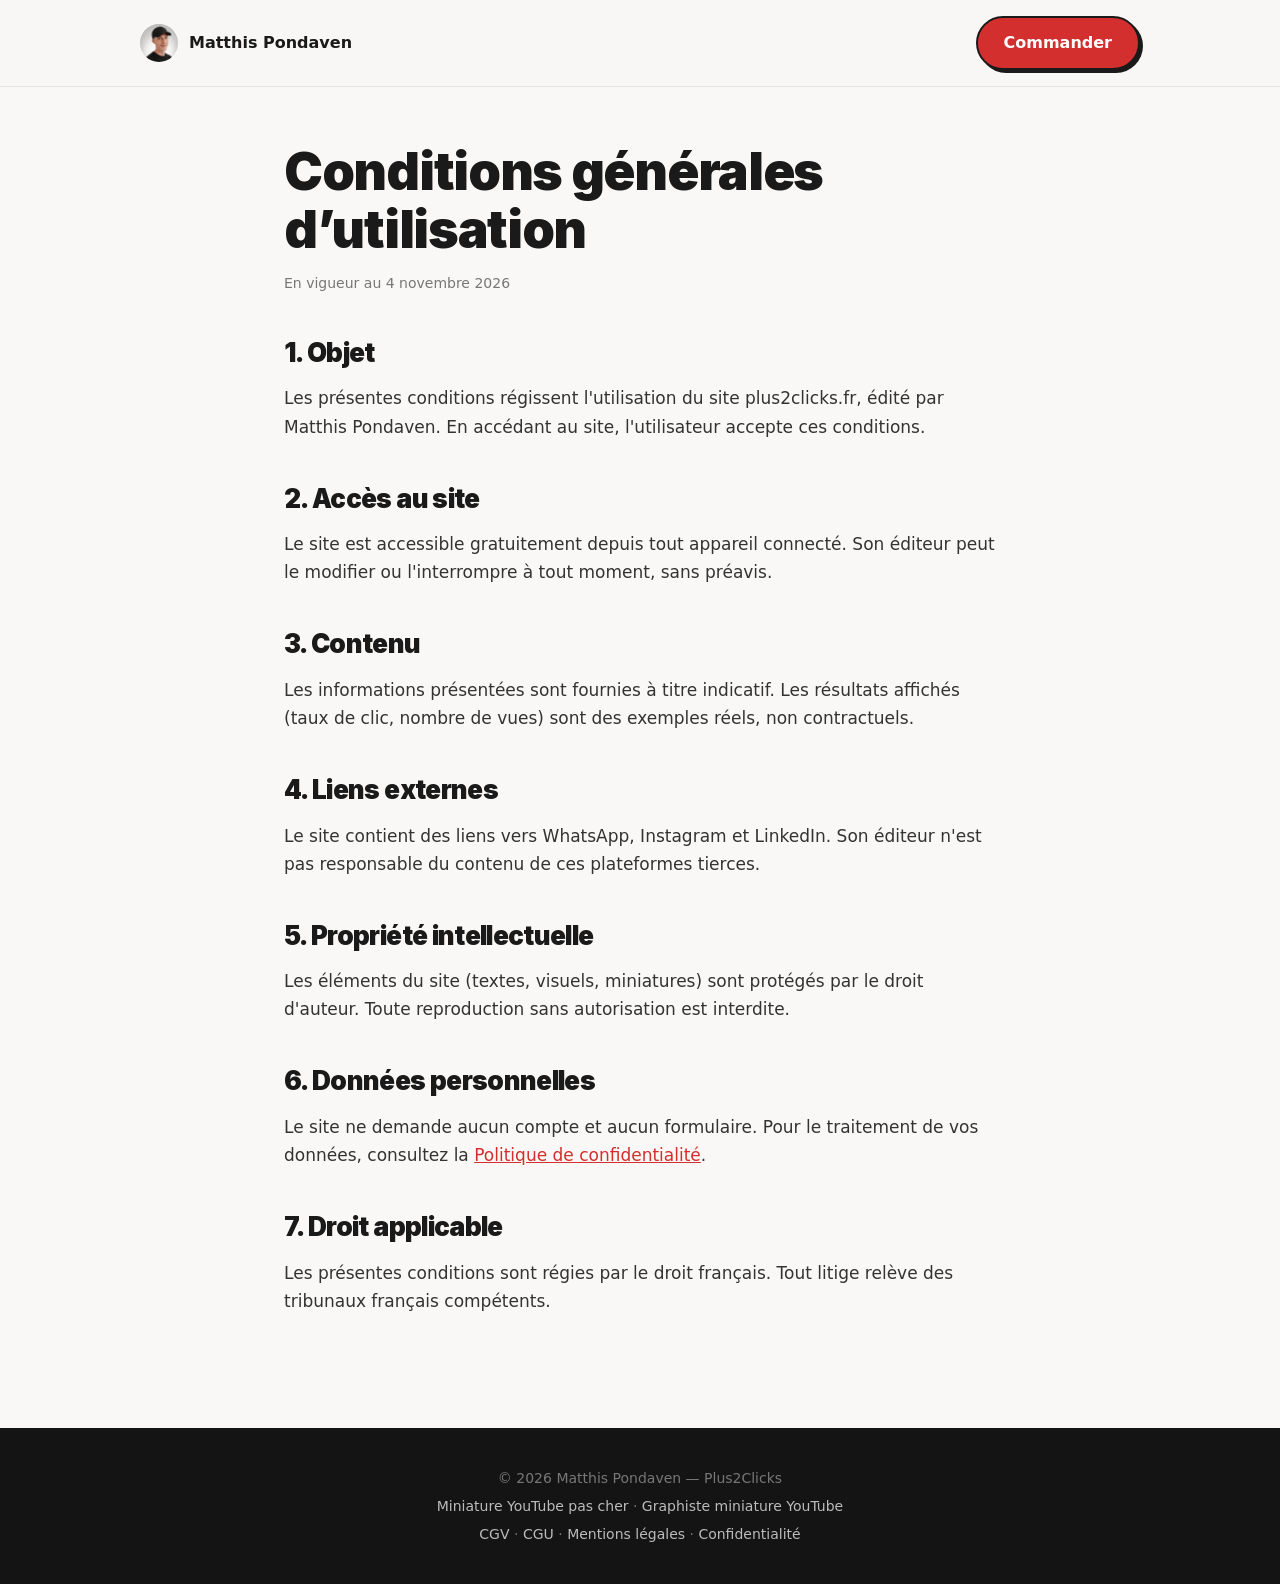
<file: cgu.html>
<!DOCTYPE html>
<html lang="fr">
<head>
<meta charset="utf-8">
<meta name="viewport" content="width=device-width, initial-scale=1">
<title>Conditions générales d’utilisation | Plus2Clicks</title>
<meta name="description" content="Conditions générales d’utilisation du site plus2clicks.fr : accès, contenu, liens externes et données personnelles.">
<meta name="robots" content="index, follow">
<link rel="canonical" href="https://plus2clicks.fr/cgu.html">
<meta property="og:type" content="website">
<meta property="og:site_name" content="Plus2Clicks">
<meta property="og:locale" content="fr_FR">
<meta property="og:title" content="Conditions générales d’utilisation | Plus2Clicks">
<meta property="og:description" content="Conditions générales d’utilisation du site plus2clicks.fr : accès, contenu, liens externes et données personnelles.">
<meta property="og:url" content="https://plus2clicks.fr/cgu.html">
<meta property="og:image" content="https://plus2clicks.fr/img/og-cover.jpg">
<link rel="icon" type="image/png" href="assets/favicon.png">
<link rel="stylesheet" href="assets/fonts/fonts.css">
<script defer src="https://cloud.umami.is/script.js" data-website-id="996ccb9f-3492-4d0f-80b6-0ccb431aa332"></script>
<style>
  *{box-sizing:border-box}
  body{margin:0;font-family:'DM Sans',system-ui,sans-serif;color:#1A1A1A;background:#F9F8F6;line-height:1.65;-webkit-font-smoothing:antialiased}
  a{color:#D32F2F}
  h1,h2,h3{font-family:'Inter',system-ui,sans-serif;font-weight:900;letter-spacing:-0.025em;line-height:1.1}
  h1{font-size:clamp(36px,5vw,52px);margin:0 0 14px}
  h2{font-size:26px;margin:44px 0 12px}
  h3{font-size:19px;margin:24px 0 6px}
  p,li{font-size:17px;color:#333}
  ul{padding-left:20px}
  .lead{font-size:20px;color:#555}
  .meta{font-size:14px;color:#777;margin:0 0 36px}
  .nav{background:rgba(249,248,246,.92);border-bottom:1px solid rgba(0,0,0,.07);padding:16px 24px}
  .nav-in{max-width:1000px;margin:0 auto;display:flex;align-items:center;justify-content:space-between;gap:16px}
  .brand{display:flex;align-items:center;gap:11px;color:#1A1A1A;text-decoration:none;font-weight:700;font-size:16px}
  .brand img{width:38px;height:38px;border-radius:50%;object-fit:cover;object-position:center 30%}
  .btn{display:inline-flex;align-items:center;background:#D32F2F;color:#fff;font-weight:700;font-size:16px;padding:12px 26px;border-radius:50px;border:2.5px solid #1A1A1A;box-shadow:3px 3px 0 #1A1A1A;text-decoration:none;transition:transform .15s ease,box-shadow .15s ease}
  .btn:hover{background:#E5574F;color:#fff;transform:translate(2px,2px);box-shadow:1px 1px 0 #1A1A1A}
  main{max-width:760px;margin:0 auto;padding:56px 24px 96px}
  .card{background:#fff;border-radius:18px;padding:30px;box-shadow:0 4px 20px rgba(0,0,0,.06);margin-top:28px}
  .center{text-align:center}
  footer{background:#141414;color:#777;padding:36px 24px;font-size:14px;text-align:center;line-height:2}
  footer a{color:#bbb;text-decoration:none}
  footer a:hover{color:#fff}
</style>
</head>
<body>
<header class="nav"><div class="nav-in">
  <a class="brand" href="index.html"><img src="assets/matthis.jpg" alt="" width="38" height="38">Matthis Pondaven</a>
  <a class="btn" href="index.html#offre">Commander</a>
</div></header>
<main>
  <h1>Conditions générales d’utilisation</h1>
  <p class="meta">En vigueur au 4 novembre 2026</p>
  <h2>1. Objet</h2>
  <p>Les présentes conditions régissent l'utilisation du site plus2clicks.fr, édité par Matthis Pondaven. En accédant au site, l'utilisateur accepte ces conditions.</p>
  <h2>2. Accès au site</h2>
  <p>Le site est accessible gratuitement depuis tout appareil connecté. Son éditeur peut le modifier ou l'interrompre à tout moment, sans préavis.</p>
  <h2>3. Contenu</h2>
  <p>Les informations présentées sont fournies à titre indicatif. Les résultats affichés (taux de clic, nombre de vues) sont des exemples réels, non contractuels.</p>
  <h2>4. Liens externes</h2>
  <p>Le site contient des liens vers WhatsApp, Instagram et LinkedIn. Son éditeur n'est pas responsable du contenu de ces plateformes tierces.</p>
  <h2>5. Propriété intellectuelle</h2>
  <p>Les éléments du site (textes, visuels, miniatures) sont protégés par le droit d'auteur. Toute reproduction sans autorisation est interdite.</p>
  <h2>6. Données personnelles</h2>
  <p>Le site ne demande aucun compte et aucun formulaire. Pour le traitement de vos données, consultez la <a href="confidentialite.html">Politique de confidentialité</a>.</p>
  <h2>7. Droit applicable</h2>
  <p>Les présentes conditions sont régies par le droit français. Tout litige relève des tribunaux français compétents.</p>
</main>
<footer>
  © 2026 Matthis Pondaven — Plus2Clicks<br>
  <a href="miniature-youtube-pas-cher.html">Miniature YouTube pas cher</a> · <a href="graphiste-miniature-youtube.html">Graphiste miniature YouTube</a><br>
  <a href="cgv.html">CGV</a> · <a href="cgu.html">CGU</a> · <a href="mentions-legales.html">Mentions légales</a> · <a href="confidentialite.html">Confidentialité</a>
</footer>
</body>
</html>
</file>
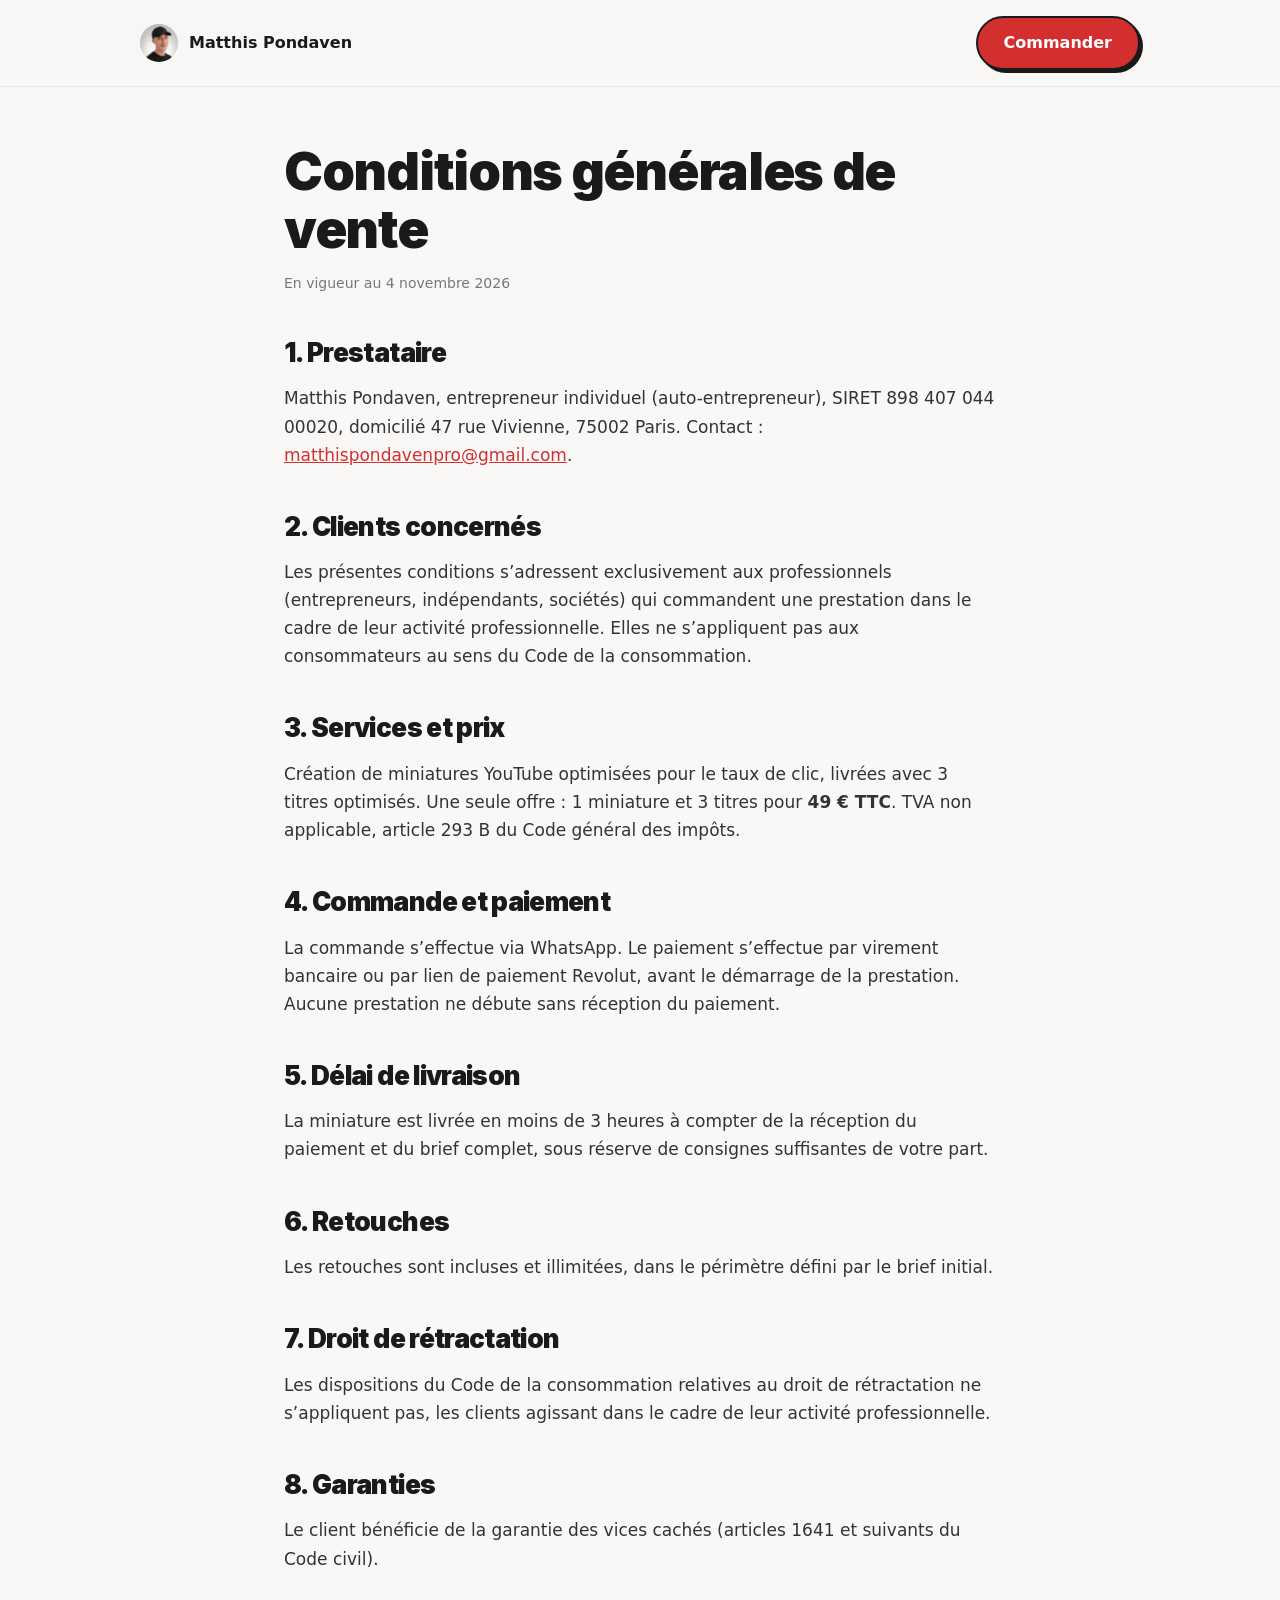
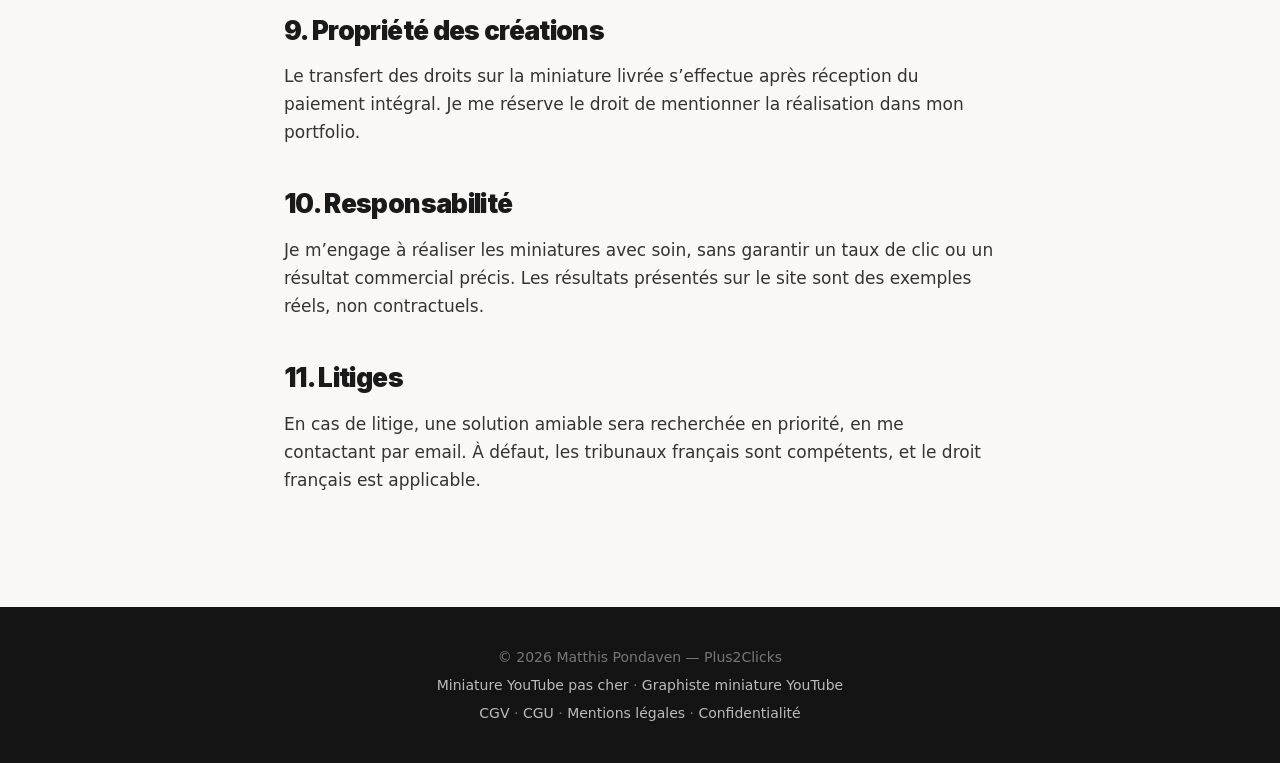
<file: cgv.html>
<!DOCTYPE html>
<html lang="fr">
<head>
<meta charset="utf-8">
<meta name="viewport" content="width=device-width, initial-scale=1">
<title>Conditions générales de vente | Plus2Clicks</title>
<meta name="description" content="Conditions générales de vente de Plus2Clicks : offre miniature YouTube à 49 €, commande, paiement, délai de livraison et rétractation.">
<meta name="robots" content="index, follow">
<link rel="canonical" href="https://plus2clicks.fr/cgv.html">
<meta property="og:type" content="website">
<meta property="og:site_name" content="Plus2Clicks">
<meta property="og:locale" content="fr_FR">
<meta property="og:title" content="Conditions générales de vente | Plus2Clicks">
<meta property="og:description" content="Conditions générales de vente de Plus2Clicks : offre miniature YouTube à 49 €, commande, paiement, délai de livraison et rétractation.">
<meta property="og:url" content="https://plus2clicks.fr/cgv.html">
<meta property="og:image" content="https://plus2clicks.fr/img/og-cover.jpg">
<link rel="icon" type="image/png" href="assets/favicon.png">
<link rel="stylesheet" href="assets/fonts/fonts.css">
<script defer src="https://cloud.umami.is/script.js" data-website-id="996ccb9f-3492-4d0f-80b6-0ccb431aa332"></script>
<style>
  *{box-sizing:border-box}
  body{margin:0;font-family:'DM Sans',system-ui,sans-serif;color:#1A1A1A;background:#F9F8F6;line-height:1.65;-webkit-font-smoothing:antialiased}
  a{color:#D32F2F}
  h1,h2,h3{font-family:'Inter',system-ui,sans-serif;font-weight:900;letter-spacing:-0.025em;line-height:1.1}
  h1{font-size:clamp(36px,5vw,52px);margin:0 0 14px}
  h2{font-size:26px;margin:44px 0 12px}
  h3{font-size:19px;margin:24px 0 6px}
  p,li{font-size:17px;color:#333}
  ul{padding-left:20px}
  .lead{font-size:20px;color:#555}
  .meta{font-size:14px;color:#777;margin:0 0 36px}
  .nav{background:rgba(249,248,246,.92);border-bottom:1px solid rgba(0,0,0,.07);padding:16px 24px}
  .nav-in{max-width:1000px;margin:0 auto;display:flex;align-items:center;justify-content:space-between;gap:16px}
  .brand{display:flex;align-items:center;gap:11px;color:#1A1A1A;text-decoration:none;font-weight:700;font-size:16px}
  .brand img{width:38px;height:38px;border-radius:50%;object-fit:cover;object-position:center 30%}
  .btn{display:inline-flex;align-items:center;background:#D32F2F;color:#fff;font-weight:700;font-size:16px;padding:12px 26px;border-radius:50px;border:2.5px solid #1A1A1A;box-shadow:3px 3px 0 #1A1A1A;text-decoration:none;transition:transform .15s ease,box-shadow .15s ease}
  .btn:hover{background:#E5574F;color:#fff;transform:translate(2px,2px);box-shadow:1px 1px 0 #1A1A1A}
  main{max-width:760px;margin:0 auto;padding:56px 24px 96px}
  .card{background:#fff;border-radius:18px;padding:30px;box-shadow:0 4px 20px rgba(0,0,0,.06);margin-top:28px}
  .center{text-align:center}
  footer{background:#141414;color:#777;padding:36px 24px;font-size:14px;text-align:center;line-height:2}
  footer a{color:#bbb;text-decoration:none}
  footer a:hover{color:#fff}
</style>
</head>
<body>
<header class="nav"><div class="nav-in">
  <a class="brand" href="index.html"><img src="assets/matthis.jpg" alt="" width="38" height="38">Matthis Pondaven</a>
  <a class="btn" href="index.html#offre">Commander</a>
</div></header>
<main>
  <h1>Conditions générales de vente</h1>
  <p class="meta">En vigueur au 4 novembre 2026</p>
  <h2>1. Prestataire</h2>
  <p>Matthis Pondaven, entrepreneur individuel (auto-entrepreneur), SIRET 898 407 044 00020, domicilié 47 rue Vivienne, 75002 Paris. Contact : <a href="mailto:matthispondavenpro@gmail.com">matthispondavenpro@gmail.com</a>.</p>
  <h2>2. Clients concernés</h2>
  <p>Les présentes conditions s’adressent exclusivement aux professionnels (entrepreneurs, indépendants, sociétés) qui commandent une prestation dans le cadre de leur activité professionnelle. Elles ne s’appliquent pas aux consommateurs au sens du Code de la consommation.</p>
  <h2>3. Services et prix</h2>
  <p>Création de miniatures YouTube optimisées pour le taux de clic, livrées avec 3 titres optimisés. Une seule offre : 1 miniature et 3 titres pour <strong>49 € TTC</strong>. TVA non applicable, article 293 B du Code général des impôts.</p>
  <h2>4. Commande et paiement</h2>
  <p>La commande s’effectue via WhatsApp. Le paiement s’effectue par virement bancaire ou par lien de paiement Revolut, avant le démarrage de la prestation. Aucune prestation ne débute sans réception du paiement.</p>
  <h2>5. Délai de livraison</h2>
  <p>La miniature est livrée en moins de 3 heures à compter de la réception du paiement et du brief complet, sous réserve de consignes suffisantes de votre part.</p>
  <h2>6. Retouches</h2>
  <p>Les retouches sont incluses et illimitées, dans le périmètre défini par le brief initial.</p>
  <h2>7. Droit de rétractation</h2>
  <p>Les dispositions du Code de la consommation relatives au droit de rétractation ne s’appliquent pas, les clients agissant dans le cadre de leur activité professionnelle.</p>
  <h2>8. Garanties</h2>
  <p>Le client bénéficie de la garantie des vices cachés (articles 1641 et suivants du Code civil).</p>
  <h2>9. Propriété des créations</h2>
  <p>Le transfert des droits sur la miniature livrée s’effectue après réception du paiement intégral. Je me réserve le droit de mentionner la réalisation dans mon portfolio.</p>
  <h2>10. Responsabilité</h2>
  <p>Je m’engage à réaliser les miniatures avec soin, sans garantir un taux de clic ou un résultat commercial précis. Les résultats présentés sur le site sont des exemples réels, non contractuels.</p>
  <h2>11. Litiges</h2>
  <p>En cas de litige, une solution amiable sera recherchée en priorité, en me contactant par email. À défaut, les tribunaux français sont compétents, et le droit français est applicable.</p>
</main>
<footer>
  © 2026 Matthis Pondaven — Plus2Clicks<br>
  <a href="miniature-youtube-pas-cher.html">Miniature YouTube pas cher</a> · <a href="graphiste-miniature-youtube.html">Graphiste miniature YouTube</a><br>
  <a href="cgv.html">CGV</a> · <a href="cgu.html">CGU</a> · <a href="mentions-legales.html">Mentions légales</a> · <a href="confidentialite.html">Confidentialité</a>
</footer>
</body>
</html>
</file>
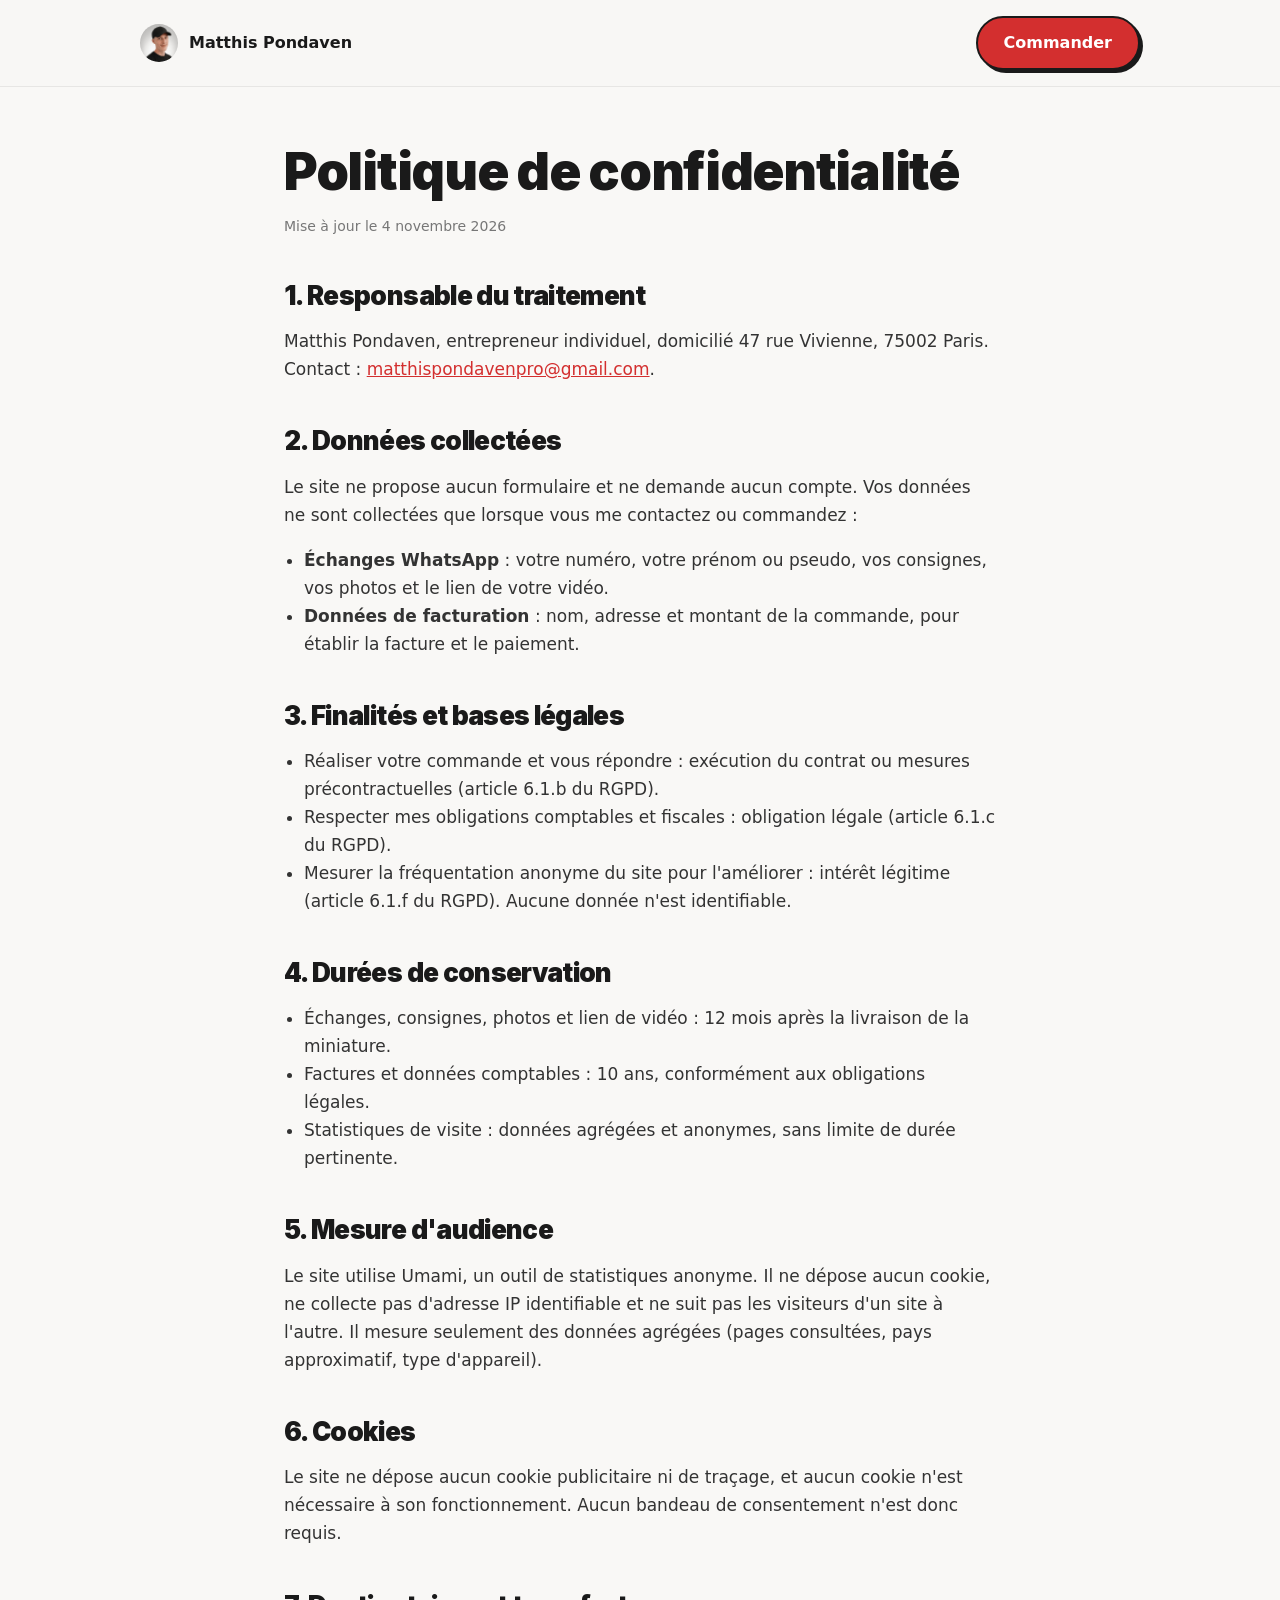
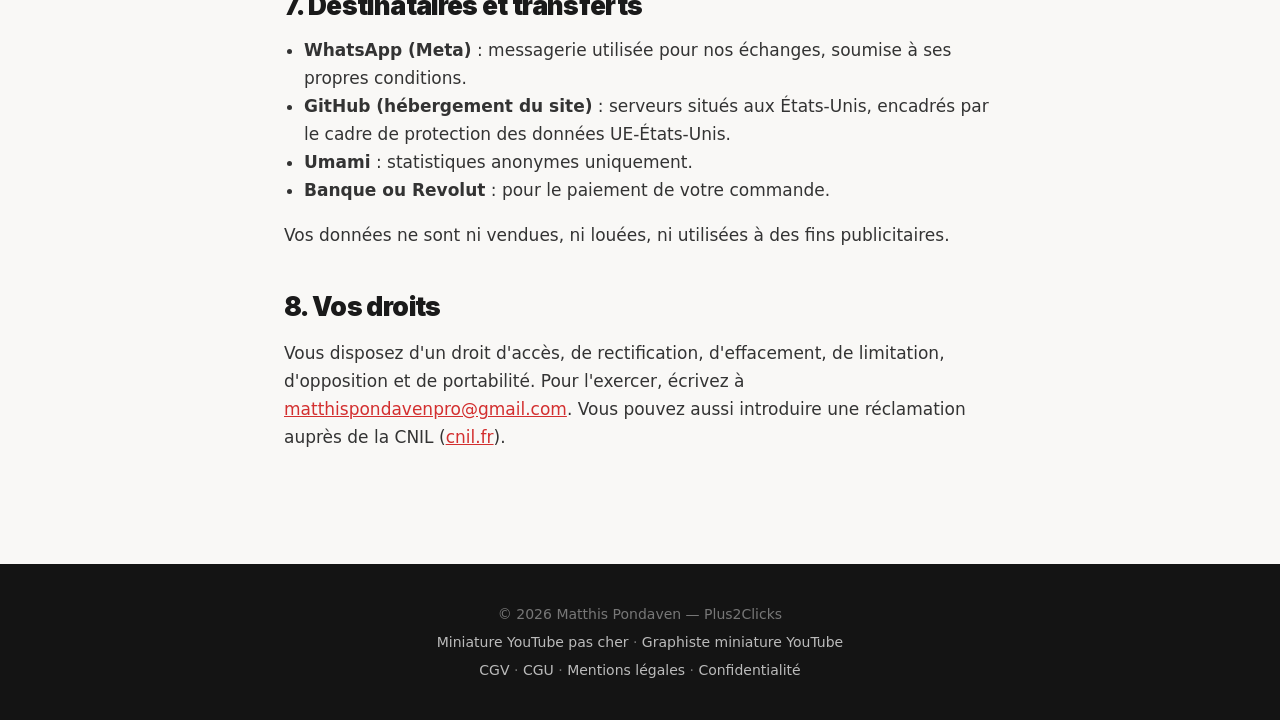
<file: confidentialite.html>
<!DOCTYPE html>
<html lang="fr">
<head>
<meta charset="utf-8">
<meta name="viewport" content="width=device-width, initial-scale=1">
<title>Politique de confidentialité | Plus2Clicks</title>
<meta name="description" content="Comment Matthis Pondaven traite vos données personnelles : contact WhatsApp, mesure d’audience anonyme, durées de conservation et vos droits.">
<meta name="robots" content="index, follow">
<link rel="canonical" href="https://plus2clicks.fr/confidentialite.html">
<meta property="og:type" content="website">
<meta property="og:site_name" content="Plus2Clicks">
<meta property="og:locale" content="fr_FR">
<meta property="og:title" content="Politique de confidentialité | Plus2Clicks">
<meta property="og:description" content="Comment Matthis Pondaven traite vos données personnelles : contact WhatsApp, mesure d’audience anonyme, durées de conservation et vos droits.">
<meta property="og:url" content="https://plus2clicks.fr/confidentialite.html">
<meta property="og:image" content="https://plus2clicks.fr/img/og-cover.jpg">
<link rel="icon" type="image/png" href="assets/favicon.png">
<link rel="stylesheet" href="assets/fonts/fonts.css">
<script defer src="https://cloud.umami.is/script.js" data-website-id="996ccb9f-3492-4d0f-80b6-0ccb431aa332"></script>
<style>
  *{box-sizing:border-box}
  body{margin:0;font-family:'DM Sans',system-ui,sans-serif;color:#1A1A1A;background:#F9F8F6;line-height:1.65;-webkit-font-smoothing:antialiased}
  a{color:#D32F2F}
  h1,h2,h3{font-family:'Inter',system-ui,sans-serif;font-weight:900;letter-spacing:-0.025em;line-height:1.1}
  h1{font-size:clamp(36px,5vw,52px);margin:0 0 14px}
  h2{font-size:26px;margin:44px 0 12px}
  h3{font-size:19px;margin:24px 0 6px}
  p,li{font-size:17px;color:#333}
  ul{padding-left:20px}
  .lead{font-size:20px;color:#555}
  .meta{font-size:14px;color:#777;margin:0 0 36px}
  .nav{background:rgba(249,248,246,.92);border-bottom:1px solid rgba(0,0,0,.07);padding:16px 24px}
  .nav-in{max-width:1000px;margin:0 auto;display:flex;align-items:center;justify-content:space-between;gap:16px}
  .brand{display:flex;align-items:center;gap:11px;color:#1A1A1A;text-decoration:none;font-weight:700;font-size:16px}
  .brand img{width:38px;height:38px;border-radius:50%;object-fit:cover;object-position:center 30%}
  .btn{display:inline-flex;align-items:center;background:#D32F2F;color:#fff;font-weight:700;font-size:16px;padding:12px 26px;border-radius:50px;border:2.5px solid #1A1A1A;box-shadow:3px 3px 0 #1A1A1A;text-decoration:none;transition:transform .15s ease,box-shadow .15s ease}
  .btn:hover{background:#E5574F;color:#fff;transform:translate(2px,2px);box-shadow:1px 1px 0 #1A1A1A}
  main{max-width:760px;margin:0 auto;padding:56px 24px 96px}
  .card{background:#fff;border-radius:18px;padding:30px;box-shadow:0 4px 20px rgba(0,0,0,.06);margin-top:28px}
  .center{text-align:center}
  footer{background:#141414;color:#777;padding:36px 24px;font-size:14px;text-align:center;line-height:2}
  footer a{color:#bbb;text-decoration:none}
  footer a:hover{color:#fff}
</style>
</head>
<body>
<header class="nav"><div class="nav-in">
  <a class="brand" href="index.html"><img src="assets/matthis.jpg" alt="" width="38" height="38">Matthis Pondaven</a>
  <a class="btn" href="index.html#offre">Commander</a>
</div></header>
<main>
  <h1>Politique de confidentialité</h1>
  <p class="meta">Mise à jour le 4 novembre 2026</p>
  <h2>1. Responsable du traitement</h2>
  <p>Matthis Pondaven, entrepreneur individuel, domicilié 47 rue Vivienne, 75002 Paris. Contact : <a href="mailto:matthispondavenpro@gmail.com">matthispondavenpro@gmail.com</a>.</p>
  <h2>2. Données collectées</h2>
  <p>Le site ne propose aucun formulaire et ne demande aucun compte. Vos données ne sont collectées que lorsque vous me contactez ou commandez :</p>
  <ul>
    <li><strong>Échanges WhatsApp</strong> : votre numéro, votre prénom ou pseudo, vos consignes, vos photos et le lien de votre vidéo.</li>
    <li><strong>Données de facturation</strong> : nom, adresse et montant de la commande, pour établir la facture et le paiement.</li>
  </ul>
  <h2>3. Finalités et bases légales</h2>
  <ul>
    <li>Réaliser votre commande et vous répondre : exécution du contrat ou mesures précontractuelles (article 6.1.b du RGPD).</li>
    <li>Respecter mes obligations comptables et fiscales : obligation légale (article 6.1.c du RGPD).</li>
    <li>Mesurer la fréquentation anonyme du site pour l'améliorer : intérêt légitime (article 6.1.f du RGPD). Aucune donnée n'est identifiable.</li>
  </ul>
  <h2>4. Durées de conservation</h2>
  <ul>
    <li>Échanges, consignes, photos et lien de vidéo : 12 mois après la livraison de la miniature.</li>
    <li>Factures et données comptables : 10 ans, conformément aux obligations légales.</li>
    <li>Statistiques de visite : données agrégées et anonymes, sans limite de durée pertinente.</li>
  </ul>
  <h2>5. Mesure d'audience</h2>
  <p>Le site utilise Umami, un outil de statistiques anonyme. Il ne dépose aucun cookie, ne collecte pas d'adresse IP identifiable et ne suit pas les visiteurs d'un site à l'autre. Il mesure seulement des données agrégées (pages consultées, pays approximatif, type d'appareil).</p>
  <h2>6. Cookies</h2>
  <p>Le site ne dépose aucun cookie publicitaire ni de traçage, et aucun cookie n'est nécessaire à son fonctionnement. Aucun bandeau de consentement n'est donc requis.</p>
  <h2>7. Destinataires et transferts</h2>
  <ul>
    <li><strong>WhatsApp (Meta)</strong> : messagerie utilisée pour nos échanges, soumise à ses propres conditions.</li>
    <li><strong>GitHub (hébergement du site)</strong> : serveurs situés aux États-Unis, encadrés par le cadre de protection des données UE-États-Unis.</li>
    <li><strong>Umami</strong> : statistiques anonymes uniquement.</li>
    <li><strong>Banque ou Revolut</strong> : pour le paiement de votre commande.</li>
  </ul>
  <p>Vos données ne sont ni vendues, ni louées, ni utilisées à des fins publicitaires.</p>
  <h2>8. Vos droits</h2>
  <p>Vous disposez d'un droit d'accès, de rectification, d'effacement, de limitation, d'opposition et de portabilité. Pour l'exercer, écrivez à <a href="mailto:matthispondavenpro@gmail.com">matthispondavenpro@gmail.com</a>. Vous pouvez aussi introduire une réclamation auprès de la CNIL (<a href="https://www.cnil.fr" target="_blank" rel="noopener">cnil.fr</a>).</p>
</main>
<footer>
  © 2026 Matthis Pondaven — Plus2Clicks<br>
  <a href="miniature-youtube-pas-cher.html">Miniature YouTube pas cher</a> · <a href="graphiste-miniature-youtube.html">Graphiste miniature YouTube</a><br>
  <a href="cgv.html">CGV</a> · <a href="cgu.html">CGU</a> · <a href="mentions-legales.html">Mentions légales</a> · <a href="confidentialite.html">Confidentialité</a>
</footer>
</body>
</html>
</file>
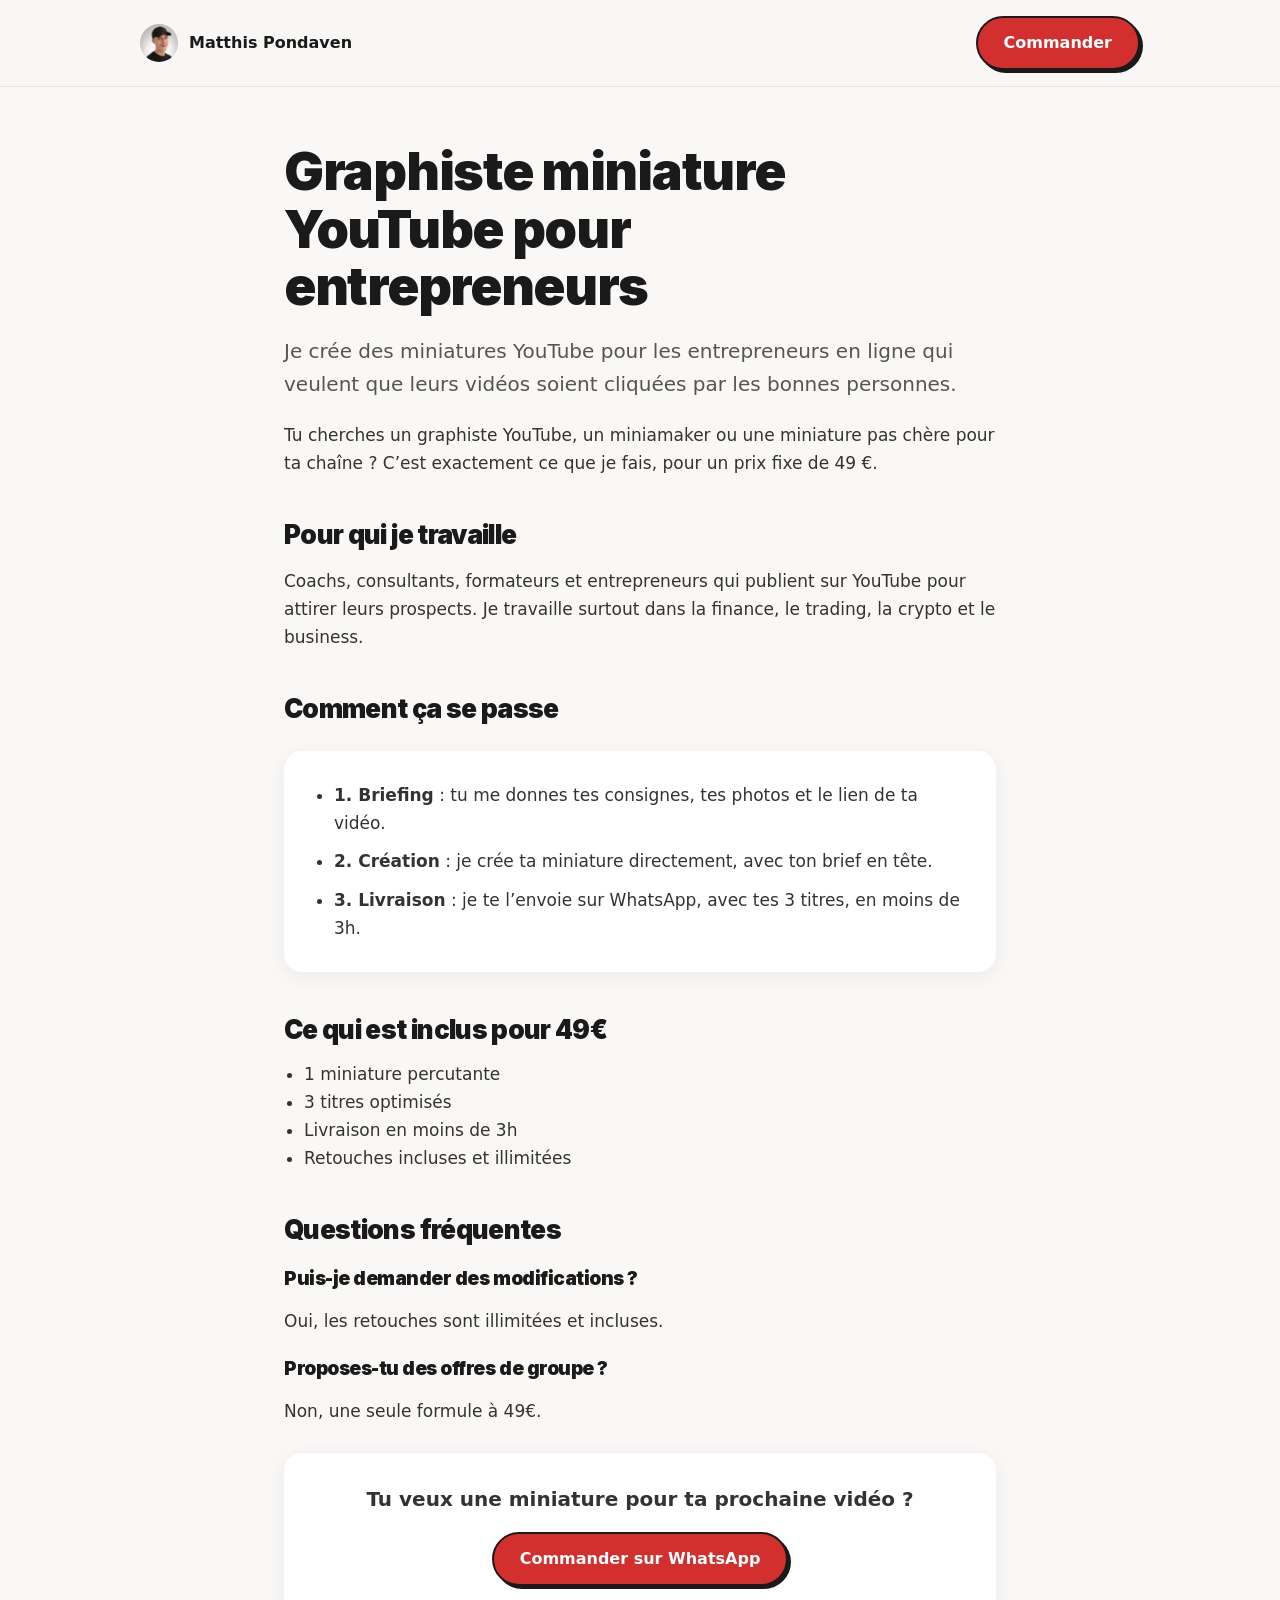
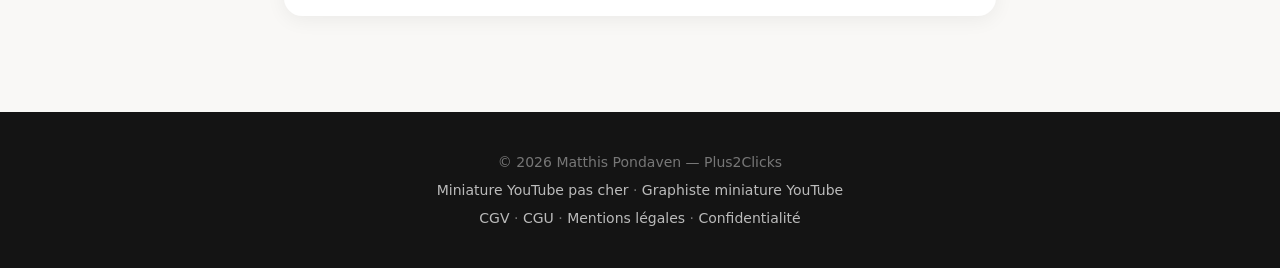
<file: graphiste-miniature-youtube.html>
<!DOCTYPE html>
<html lang="fr">
<head>
<meta charset="utf-8">
<meta name="viewport" content="width=device-width, initial-scale=1">
<title>Graphiste miniature YouTube pour entrepreneurs | Plus2Clicks</title>
<meta name="description" content="Graphiste miniature YouTube pour entrepreneurs en ligne : coachs, consultants et formateurs. Miniature + 3 titres optimisés à 49€, livraison en moins de 3h.">
<meta name="robots" content="index, follow">
<link rel="canonical" href="https://plus2clicks.fr/graphiste-miniature-youtube.html">
<meta property="og:type" content="website">
<meta property="og:site_name" content="Plus2Clicks">
<meta property="og:locale" content="fr_FR">
<meta property="og:title" content="Graphiste miniature YouTube pour entrepreneurs | Plus2Clicks">
<meta property="og:description" content="Graphiste miniature YouTube pour entrepreneurs en ligne : coachs, consultants et formateurs. Miniature + 3 titres optimisés à 49€, livraison en moins de 3h.">
<meta property="og:url" content="https://plus2clicks.fr/graphiste-miniature-youtube.html">
<meta property="og:image" content="https://plus2clicks.fr/img/og-cover.jpg">
<link rel="icon" type="image/png" href="assets/favicon.png">
<link rel="stylesheet" href="assets/fonts/fonts.css">
<script defer src="https://cloud.umami.is/script.js" data-website-id="996ccb9f-3492-4d0f-80b6-0ccb431aa332"></script>
<style>
  *{box-sizing:border-box}
  body{margin:0;font-family:'DM Sans',system-ui,sans-serif;color:#1A1A1A;background:#F9F8F6;line-height:1.65;-webkit-font-smoothing:antialiased}
  a{color:#D32F2F}
  h1,h2,h3{font-family:'Inter',system-ui,sans-serif;font-weight:900;letter-spacing:-0.025em;line-height:1.1}
  h1{font-size:clamp(36px,5vw,52px);margin:0 0 14px}
  h2{font-size:26px;margin:44px 0 12px}
  h3{font-size:19px;margin:24px 0 6px}
  p,li{font-size:17px;color:#333}
  ul{padding-left:20px}
  .lead{font-size:20px;color:#555}
  .meta{font-size:14px;color:#777;margin:0 0 36px}
  .nav{background:rgba(249,248,246,.92);border-bottom:1px solid rgba(0,0,0,.07);padding:16px 24px}
  .nav-in{max-width:1000px;margin:0 auto;display:flex;align-items:center;justify-content:space-between;gap:16px}
  .brand{display:flex;align-items:center;gap:11px;color:#1A1A1A;text-decoration:none;font-weight:700;font-size:16px}
  .brand img{width:38px;height:38px;border-radius:50%;object-fit:cover;object-position:center 30%}
  .btn{display:inline-flex;align-items:center;background:#D32F2F;color:#fff;font-weight:700;font-size:16px;padding:12px 26px;border-radius:50px;border:2.5px solid #1A1A1A;box-shadow:3px 3px 0 #1A1A1A;text-decoration:none;transition:transform .15s ease,box-shadow .15s ease}
  .btn:hover{background:#E5574F;color:#fff;transform:translate(2px,2px);box-shadow:1px 1px 0 #1A1A1A}
  main{max-width:760px;margin:0 auto;padding:56px 24px 96px}
  .card{background:#fff;border-radius:18px;padding:30px;box-shadow:0 4px 20px rgba(0,0,0,.06);margin-top:28px}
  .center{text-align:center}
  footer{background:#141414;color:#777;padding:36px 24px;font-size:14px;text-align:center;line-height:2}
  footer a{color:#bbb;text-decoration:none}
  footer a:hover{color:#fff}
</style>
</head>
<body>
<header class="nav"><div class="nav-in">
  <a class="brand" href="index.html"><img src="assets/matthis.jpg" alt="" width="38" height="38">Matthis Pondaven</a>
  <a class="btn" href="index.html#offre">Commander</a>
</div></header>
<main>
  <h1>Graphiste miniature YouTube pour entrepreneurs</h1>
  <p class="lead">Je crée des miniatures YouTube pour les entrepreneurs en ligne qui veulent que leurs vidéos soient cliquées par les bonnes personnes.</p>
  <p>Tu cherches un graphiste YouTube, un miniamaker ou une miniature pas chère pour ta chaîne ? C’est exactement ce que je fais, pour un prix fixe de 49 €.</p>
  <h2>Pour qui je travaille</h2>
  <p>Coachs, consultants, formateurs et entrepreneurs qui publient sur YouTube pour attirer leurs prospects. Je travaille surtout dans la finance, le trading, la crypto et le business.</p>
  <h2>Comment ça se passe</h2>
  <div class="card">
    <ul style="margin:0">
      <li><strong>1. Briefing</strong> : tu me donnes tes consignes, tes photos et le lien de ta vidéo.</li>
      <li style="margin-top:10px"><strong>2. Création</strong> : je crée ta miniature directement, avec ton brief en tête.</li>
      <li style="margin-top:10px"><strong>3. Livraison</strong> : je te l’envoie sur WhatsApp, avec tes 3 titres, en moins de 3h.</li>
    </ul>
  </div>
  <h2>Ce qui est inclus pour 49€</h2>
  <ul>
    <li>1 miniature percutante</li>
    <li>3 titres optimisés</li>
    <li>Livraison en moins de 3h</li>
    <li>Retouches incluses et illimitées</li>
  </ul>
  <h2>Questions fréquentes</h2>
  <h3>Puis-je demander des modifications ?</h3>
  <p>Oui, les retouches sont illimitées et incluses.</p>
  <h3>Proposes-tu des offres de groupe ?</h3>
  <p>Non, une seule formule à 49€.</p>
  <div class="card center">
    <p style="margin:0 0 16px;font-weight:700;font-size:20px">Tu veux une miniature pour ta prochaine vidéo ?</p>
    <a data-umami-event="commande-whatsapp" class="btn" href="https://wa.me/33673501858?text=Salut%20Matthis%2C%20j%27aimerais%20commander%20une%20miniature.%0AEst-ce%20que%20tu%20es%20dispo%20%3F" target="_blank" rel="noopener">Commander sur WhatsApp</a>
  </div>
</main>
<footer>
  © 2026 Matthis Pondaven — Plus2Clicks<br>
  <a href="miniature-youtube-pas-cher.html">Miniature YouTube pas cher</a> · <a href="graphiste-miniature-youtube.html">Graphiste miniature YouTube</a><br>
  <a href="cgv.html">CGV</a> · <a href="cgu.html">CGU</a> · <a href="mentions-legales.html">Mentions légales</a> · <a href="confidentialite.html">Confidentialité</a>
</footer>
</body>
</html>
</file>
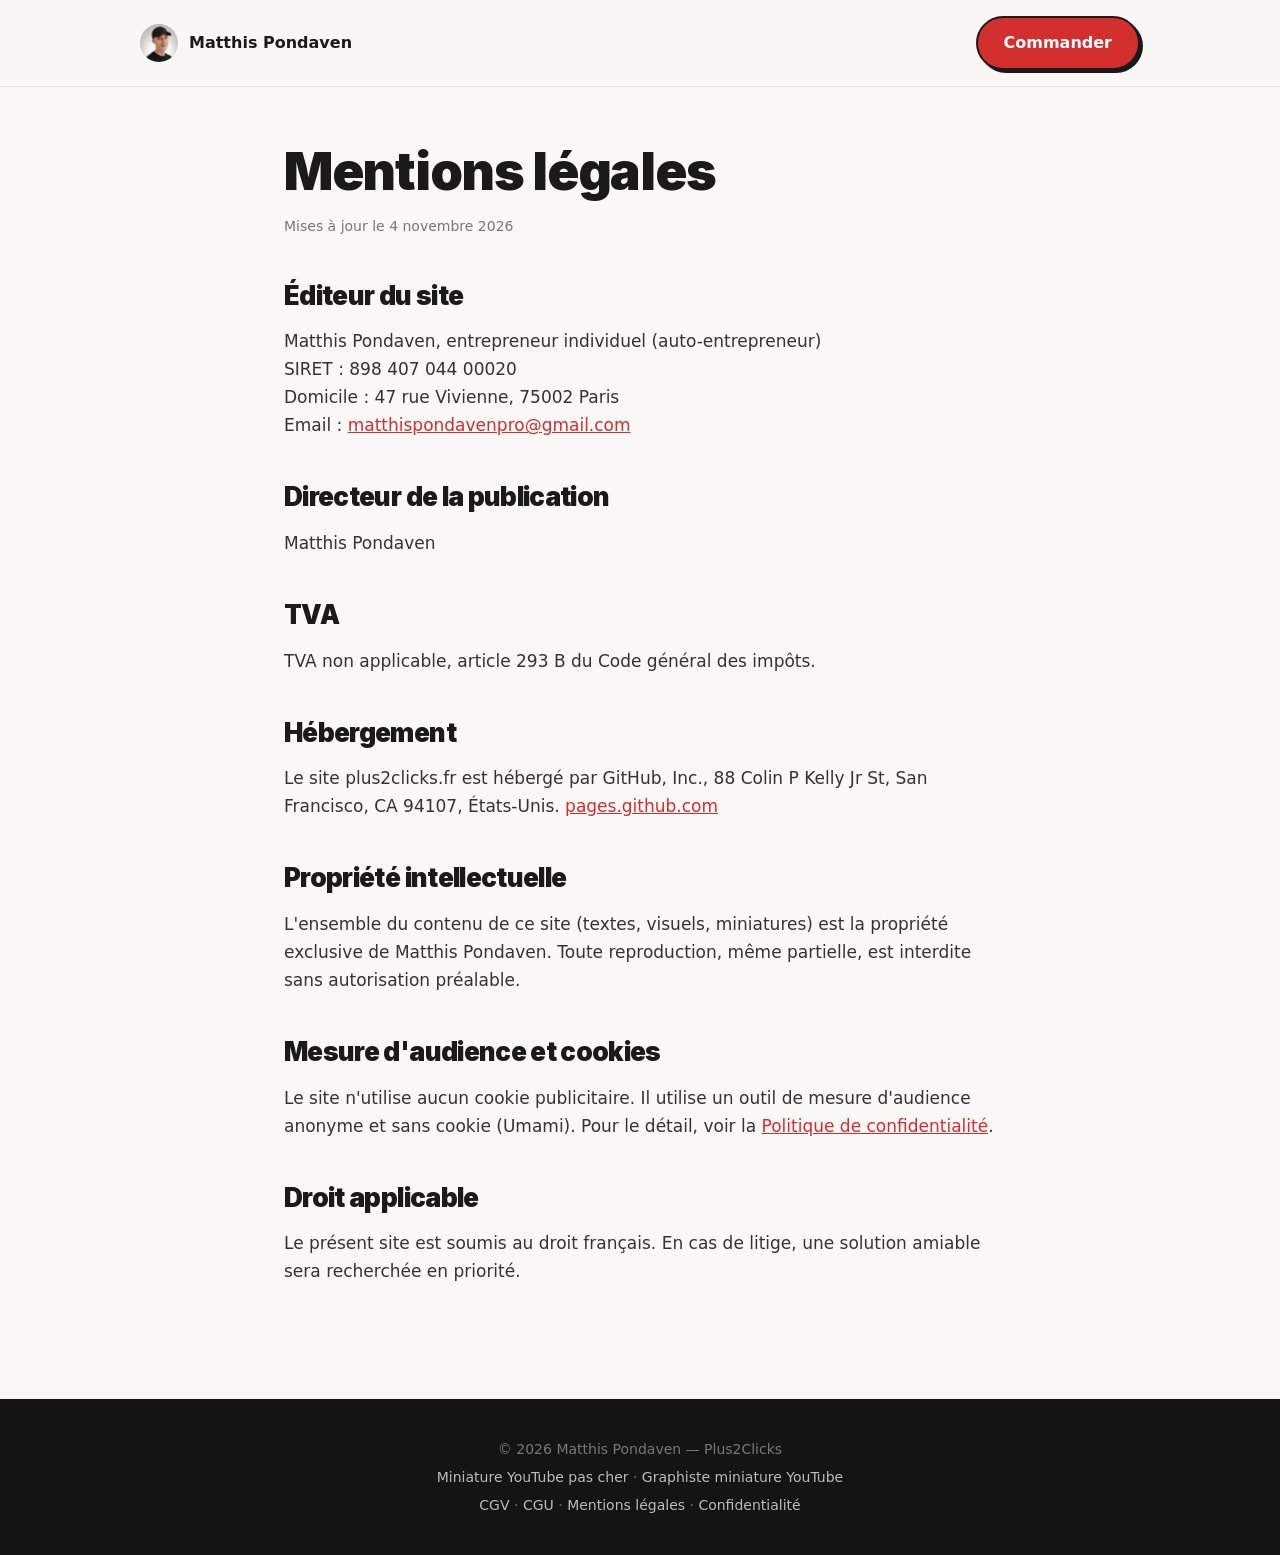
<file: mentions-legales.html>
<!DOCTYPE html>
<html lang="fr">
<head>
<meta charset="utf-8">
<meta name="viewport" content="width=device-width, initial-scale=1">
<title>Mentions légales | Plus2Clicks</title>
<meta name="description" content="Mentions légales du site plus2clicks.fr : éditeur, hébergement, propriété intellectuelle et médiation.">
<meta name="robots" content="index, follow">
<link rel="canonical" href="https://plus2clicks.fr/mentions-legales.html">
<meta property="og:type" content="website">
<meta property="og:site_name" content="Plus2Clicks">
<meta property="og:locale" content="fr_FR">
<meta property="og:title" content="Mentions légales | Plus2Clicks">
<meta property="og:description" content="Mentions légales du site plus2clicks.fr : éditeur, hébergement, propriété intellectuelle et médiation.">
<meta property="og:url" content="https://plus2clicks.fr/mentions-legales.html">
<meta property="og:image" content="https://plus2clicks.fr/img/og-cover.jpg">
<link rel="icon" type="image/png" href="assets/favicon.png">
<link rel="stylesheet" href="assets/fonts/fonts.css">
<script defer src="https://cloud.umami.is/script.js" data-website-id="996ccb9f-3492-4d0f-80b6-0ccb431aa332"></script>
<style>
  *{box-sizing:border-box}
  body{margin:0;font-family:'DM Sans',system-ui,sans-serif;color:#1A1A1A;background:#F9F8F6;line-height:1.65;-webkit-font-smoothing:antialiased}
  a{color:#D32F2F}
  h1,h2,h3{font-family:'Inter',system-ui,sans-serif;font-weight:900;letter-spacing:-0.025em;line-height:1.1}
  h1{font-size:clamp(36px,5vw,52px);margin:0 0 14px}
  h2{font-size:26px;margin:44px 0 12px}
  h3{font-size:19px;margin:24px 0 6px}
  p,li{font-size:17px;color:#333}
  ul{padding-left:20px}
  .lead{font-size:20px;color:#555}
  .meta{font-size:14px;color:#777;margin:0 0 36px}
  .nav{background:rgba(249,248,246,.92);border-bottom:1px solid rgba(0,0,0,.07);padding:16px 24px}
  .nav-in{max-width:1000px;margin:0 auto;display:flex;align-items:center;justify-content:space-between;gap:16px}
  .brand{display:flex;align-items:center;gap:11px;color:#1A1A1A;text-decoration:none;font-weight:700;font-size:16px}
  .brand img{width:38px;height:38px;border-radius:50%;object-fit:cover;object-position:center 30%}
  .btn{display:inline-flex;align-items:center;background:#D32F2F;color:#fff;font-weight:700;font-size:16px;padding:12px 26px;border-radius:50px;border:2.5px solid #1A1A1A;box-shadow:3px 3px 0 #1A1A1A;text-decoration:none;transition:transform .15s ease,box-shadow .15s ease}
  .btn:hover{background:#E5574F;color:#fff;transform:translate(2px,2px);box-shadow:1px 1px 0 #1A1A1A}
  main{max-width:760px;margin:0 auto;padding:56px 24px 96px}
  .card{background:#fff;border-radius:18px;padding:30px;box-shadow:0 4px 20px rgba(0,0,0,.06);margin-top:28px}
  .center{text-align:center}
  footer{background:#141414;color:#777;padding:36px 24px;font-size:14px;text-align:center;line-height:2}
  footer a{color:#bbb;text-decoration:none}
  footer a:hover{color:#fff}
</style>
</head>
<body>
<header class="nav"><div class="nav-in">
  <a class="brand" href="index.html"><img src="assets/matthis.jpg" alt="" width="38" height="38">Matthis Pondaven</a>
  <a class="btn" href="index.html#offre">Commander</a>
</div></header>
<main>
  <h1>Mentions légales</h1>
  <p class="meta">Mises à jour le 4 novembre 2026</p>
  <h2>Éditeur du site</h2>
  <p>Matthis Pondaven, entrepreneur individuel (auto-entrepreneur)<br>
  SIRET : 898 407 044 00020<br>
  Domicile : 47 rue Vivienne, 75002 Paris<br>
  Email : <a href="mailto:matthispondavenpro@gmail.com">matthispondavenpro@gmail.com</a></p>
  <h2>Directeur de la publication</h2>
  <p>Matthis Pondaven</p>
  <h2>TVA</h2>
  <p>TVA non applicable, article 293 B du Code général des impôts.</p>
  <h2>Hébergement</h2>
  <p>Le site plus2clicks.fr est hébergé par GitHub, Inc., 88 Colin P Kelly Jr St, San Francisco, CA 94107, États-Unis. <a href="https://pages.github.com" target="_blank" rel="noopener">pages.github.com</a></p>
  <h2>Propriété intellectuelle</h2>
  <p>L'ensemble du contenu de ce site (textes, visuels, miniatures) est la propriété exclusive de Matthis Pondaven. Toute reproduction, même partielle, est interdite sans autorisation préalable.</p>
  <h2>Mesure d'audience et cookies</h2>
  <p>Le site n'utilise aucun cookie publicitaire. Il utilise un outil de mesure d'audience anonyme et sans cookie (Umami). Pour le détail, voir la <a href="confidentialite.html">Politique de confidentialité</a>.</p>
  <h2>Droit applicable</h2>
  <p>Le présent site est soumis au droit français. En cas de litige, une solution amiable sera recherchée en priorité.</p>
</main>
<footer>
  © 2026 Matthis Pondaven — Plus2Clicks<br>
  <a href="miniature-youtube-pas-cher.html">Miniature YouTube pas cher</a> · <a href="graphiste-miniature-youtube.html">Graphiste miniature YouTube</a><br>
  <a href="cgv.html">CGV</a> · <a href="cgu.html">CGU</a> · <a href="mentions-legales.html">Mentions légales</a> · <a href="confidentialite.html">Confidentialité</a>
</footer>
</body>
</html>
</file>
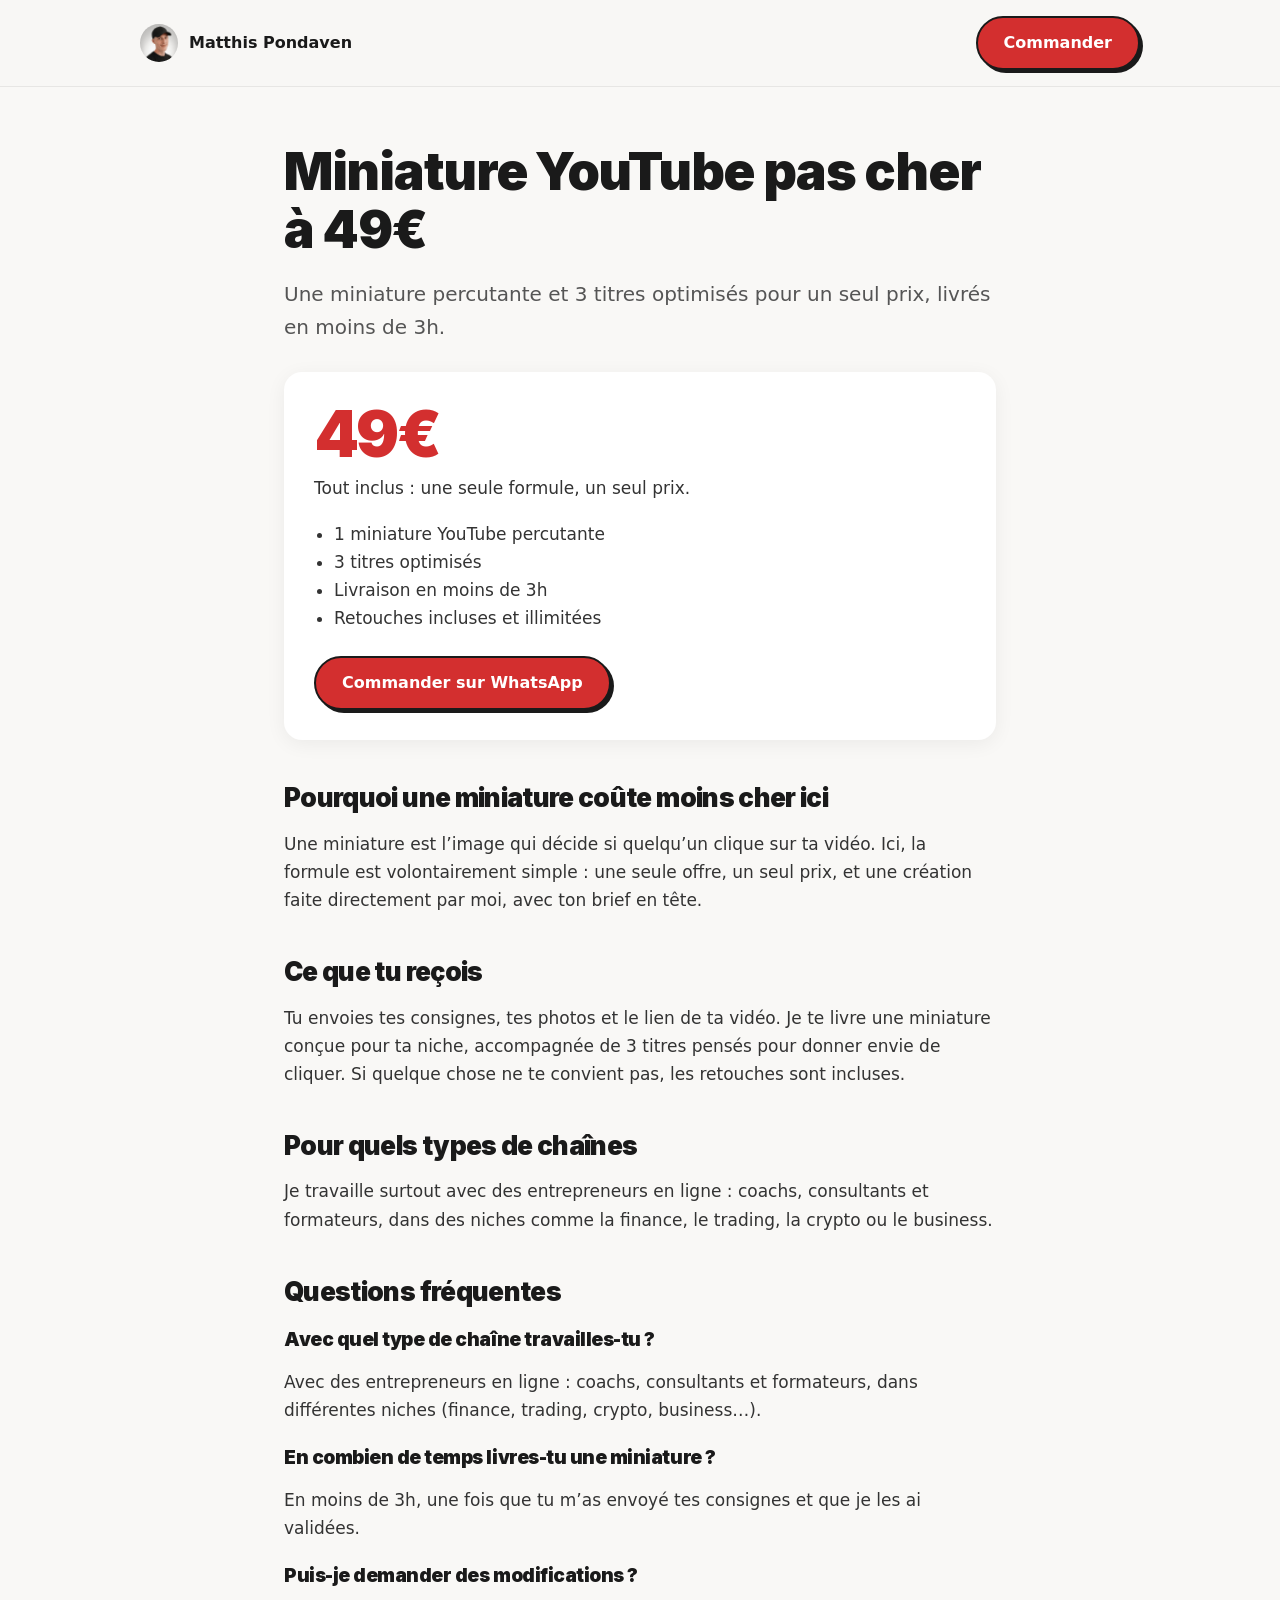
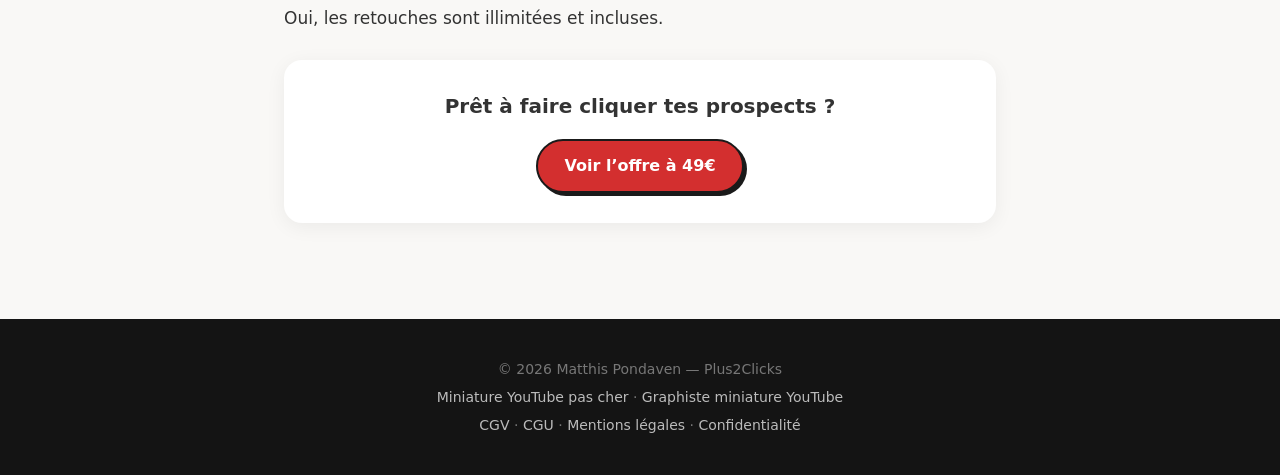
<file: miniature-youtube-pas-cher.html>
<!DOCTYPE html>
<html lang="fr">
<head>
<meta charset="utf-8">
<meta name="viewport" content="width=device-width, initial-scale=1">
<title>Miniature YouTube pas cher à 49€, livrée en 3h | Plus2Clicks</title>
<meta name="description" content="Miniature YouTube pas cher à 49€ : 1 miniature percutante + 3 titres optimisés, livraison en moins de 3h, retouches illimitées. Commande sur WhatsApp.">
<meta name="robots" content="index, follow">
<link rel="canonical" href="https://plus2clicks.fr/miniature-youtube-pas-cher.html">
<meta property="og:type" content="website">
<meta property="og:site_name" content="Plus2Clicks">
<meta property="og:locale" content="fr_FR">
<meta property="og:title" content="Miniature YouTube pas cher à 49€, livrée en 3h | Plus2Clicks">
<meta property="og:description" content="Miniature YouTube pas cher à 49€ : 1 miniature percutante + 3 titres optimisés, livraison en moins de 3h, retouches illimitées. Commande sur WhatsApp.">
<meta property="og:url" content="https://plus2clicks.fr/miniature-youtube-pas-cher.html">
<meta property="og:image" content="https://plus2clicks.fr/img/og-cover.jpg">
<link rel="icon" type="image/png" href="assets/favicon.png">
<link rel="stylesheet" href="assets/fonts/fonts.css">
<script defer src="https://cloud.umami.is/script.js" data-website-id="996ccb9f-3492-4d0f-80b6-0ccb431aa332"></script>
<style>
  *{box-sizing:border-box}
  body{margin:0;font-family:'DM Sans',system-ui,sans-serif;color:#1A1A1A;background:#F9F8F6;line-height:1.65;-webkit-font-smoothing:antialiased}
  a{color:#D32F2F}
  h1,h2,h3{font-family:'Inter',system-ui,sans-serif;font-weight:900;letter-spacing:-0.025em;line-height:1.1}
  h1{font-size:clamp(36px,5vw,52px);margin:0 0 14px}
  h2{font-size:26px;margin:44px 0 12px}
  h3{font-size:19px;margin:24px 0 6px}
  p,li{font-size:17px;color:#333}
  ul{padding-left:20px}
  .lead{font-size:20px;color:#555}
  .meta{font-size:14px;color:#777;margin:0 0 36px}
  .nav{background:rgba(249,248,246,.92);border-bottom:1px solid rgba(0,0,0,.07);padding:16px 24px}
  .nav-in{max-width:1000px;margin:0 auto;display:flex;align-items:center;justify-content:space-between;gap:16px}
  .brand{display:flex;align-items:center;gap:11px;color:#1A1A1A;text-decoration:none;font-weight:700;font-size:16px}
  .brand img{width:38px;height:38px;border-radius:50%;object-fit:cover;object-position:center 30%}
  .btn{display:inline-flex;align-items:center;background:#D32F2F;color:#fff;font-weight:700;font-size:16px;padding:12px 26px;border-radius:50px;border:2.5px solid #1A1A1A;box-shadow:3px 3px 0 #1A1A1A;text-decoration:none;transition:transform .15s ease,box-shadow .15s ease}
  .btn:hover{background:#E5574F;color:#fff;transform:translate(2px,2px);box-shadow:1px 1px 0 #1A1A1A}
  main{max-width:760px;margin:0 auto;padding:56px 24px 96px}
  .card{background:#fff;border-radius:18px;padding:30px;box-shadow:0 4px 20px rgba(0,0,0,.06);margin-top:28px}
  .center{text-align:center}
  footer{background:#141414;color:#777;padding:36px 24px;font-size:14px;text-align:center;line-height:2}
  footer a{color:#bbb;text-decoration:none}
  footer a:hover{color:#fff}
</style>
</head>
<body>
<header class="nav"><div class="nav-in">
  <a class="brand" href="index.html"><img src="assets/matthis.jpg" alt="" width="38" height="38">Matthis Pondaven</a>
  <a class="btn" href="index.html#offre">Commander</a>
</div></header>
<main>
  <h1>Miniature YouTube pas cher à 49€</h1>
  <p class="lead">Une miniature percutante et 3 titres optimisés pour un seul prix, livrés en moins de 3h.</p>
  <div class="card">
    <p style="font-family:'Inter',sans-serif;font-weight:900;font-size:64px;color:#D32F2F;letter-spacing:-0.04em;margin:0;line-height:1">49€</p>
    <p style="margin:8px 0 0">Tout inclus : une seule formule, un seul prix.</p>
    <ul style="margin:18px 0 0">
      <li>1 miniature YouTube percutante</li>
      <li>3 titres optimisés</li>
      <li>Livraison en moins de 3h</li>
      <li>Retouches incluses et illimitées</li>
    </ul>
    <p style="margin:24px 0 0"><a data-umami-event="commande-whatsapp" class="btn" href="https://wa.me/33673501858?text=Salut%20Matthis%2C%20j%27aimerais%20commander%20une%20miniature.%0AEst-ce%20que%20tu%20es%20dispo%20%3F" target="_blank" rel="noopener">Commander sur WhatsApp</a></p>
  </div>
  <h2>Pourquoi une miniature coûte moins cher ici</h2>
  <p>Une miniature est l’image qui décide si quelqu’un clique sur ta vidéo. Ici, la formule est volontairement simple : une seule offre, un seul prix, et une création faite directement par moi, avec ton brief en tête.</p>
  <h2>Ce que tu reçois</h2>
  <p>Tu envoies tes consignes, tes photos et le lien de ta vidéo. Je te livre une miniature conçue pour ta niche, accompagnée de 3 titres pensés pour donner envie de cliquer. Si quelque chose ne te convient pas, les retouches sont incluses.</p>
  <h2>Pour quels types de chaînes</h2>
  <p>Je travaille surtout avec des entrepreneurs en ligne : coachs, consultants et formateurs, dans des niches comme la finance, le trading, la crypto ou le business.</p>
  <h2>Questions fréquentes</h2>
  <h3>Avec quel type de chaîne travailles-tu ?</h3>
  <p>Avec des entrepreneurs en ligne : coachs, consultants et formateurs, dans différentes niches (finance, trading, crypto, business…).</p>
  <h3>En combien de temps livres-tu une miniature ?</h3>
  <p>En moins de 3h, une fois que tu m’as envoyé tes consignes et que je les ai validées.</p>
  <h3>Puis-je demander des modifications ?</h3>
  <p>Oui, les retouches sont illimitées et incluses.</p>
  <div class="card center">
    <p style="margin:0 0 16px;font-weight:700;font-size:20px">Prêt à faire cliquer tes prospects ?</p>
    <a class="btn" href="index.html#offre">Voir l’offre à 49€</a>
  </div>
</main>
<footer>
  © 2026 Matthis Pondaven — Plus2Clicks<br>
  <a href="miniature-youtube-pas-cher.html">Miniature YouTube pas cher</a> · <a href="graphiste-miniature-youtube.html">Graphiste miniature YouTube</a><br>
  <a href="cgv.html">CGV</a> · <a href="cgu.html">CGU</a> · <a href="mentions-legales.html">Mentions légales</a> · <a href="confidentialite.html">Confidentialité</a>
</footer>
</body>
</html>
</file>
<file: assets/fonts/fonts.css>
/* latin-ext */
@font-face {
  font-family: 'DMSans';
  font-style: normal;
  font-weight: 400;
  font-display: swap;
  src: url(DMSans-latin-ext-400-0.woff2) format('woff2');
  unicode-range: U+0100-02BA, U+02BD-02C5, U+02C7-02CC, U+02CE-02D7, U+02DD-02FF, U+0304, U+0308, U+0329, U+1D00-1DBF, U+1E00-1E9F, U+1EF2-1EFF, U+2020, U+20A0-20AB, U+20AD-20C4, U+2113, U+2C60-2C7F, U+A720-A7FF;
}
/* latin */
@font-face {
  font-family: 'DMSans';
  font-style: normal;
  font-weight: 400;
  font-display: swap;
  src: url(DMSans-latin-400-1.woff2) format('woff2');
  unicode-range: U+0000-00FF, U+0131, U+0152-0153, U+02BB-02BC, U+02C6, U+02DA, U+02DC, U+0304, U+0308, U+0329, U+2000-206F, U+20AC, U+2122, U+2191, U+2193, U+2212, U+2215, U+FEFF, U+FFFD;
}
/* latin-ext */
@font-face {
  font-family: 'DMSans';
  font-style: normal;
  font-weight: 500;
  font-display: swap;
  src: url(DMSans-latin-ext-500-2.woff2) format('woff2');
  unicode-range: U+0100-02BA, U+02BD-02C5, U+02C7-02CC, U+02CE-02D7, U+02DD-02FF, U+0304, U+0308, U+0329, U+1D00-1DBF, U+1E00-1E9F, U+1EF2-1EFF, U+2020, U+20A0-20AB, U+20AD-20C4, U+2113, U+2C60-2C7F, U+A720-A7FF;
}
/* latin */
@font-face {
  font-family: 'DMSans';
  font-style: normal;
  font-weight: 500;
  font-display: swap;
  src: url(DMSans-latin-500-3.woff2) format('woff2');
  unicode-range: U+0000-00FF, U+0131, U+0152-0153, U+02BB-02BC, U+02C6, U+02DA, U+02DC, U+0304, U+0308, U+0329, U+2000-206F, U+20AC, U+2122, U+2191, U+2193, U+2212, U+2215, U+FEFF, U+FFFD;
}
/* latin-ext */
@font-face {
  font-family: 'DMSans';
  font-style: normal;
  font-weight: 600;
  font-display: swap;
  src: url(DMSans-latin-ext-600-4.woff2) format('woff2');
  unicode-range: U+0100-02BA, U+02BD-02C5, U+02C7-02CC, U+02CE-02D7, U+02DD-02FF, U+0304, U+0308, U+0329, U+1D00-1DBF, U+1E00-1E9F, U+1EF2-1EFF, U+2020, U+20A0-20AB, U+20AD-20C4, U+2113, U+2C60-2C7F, U+A720-A7FF;
}
/* latin */
@font-face {
  font-family: 'DMSans';
  font-style: normal;
  font-weight: 600;
  font-display: swap;
  src: url(DMSans-latin-600-5.woff2) format('woff2');
  unicode-range: U+0000-00FF, U+0131, U+0152-0153, U+02BB-02BC, U+02C6, U+02DA, U+02DC, U+0304, U+0308, U+0329, U+2000-206F, U+20AC, U+2122, U+2191, U+2193, U+2212, U+2215, U+FEFF, U+FFFD;
}
/* latin-ext */
@font-face {
  font-family: 'DMSans';
  font-style: normal;
  font-weight: 700;
  font-display: swap;
  src: url(DMSans-latin-ext-700-6.woff2) format('woff2');
  unicode-range: U+0100-02BA, U+02BD-02C5, U+02C7-02CC, U+02CE-02D7, U+02DD-02FF, U+0304, U+0308, U+0329, U+1D00-1DBF, U+1E00-1E9F, U+1EF2-1EFF, U+2020, U+20A0-20AB, U+20AD-20C4, U+2113, U+2C60-2C7F, U+A720-A7FF;
}
/* latin */
@font-face {
  font-family: 'DMSans';
  font-style: normal;
  font-weight: 700;
  font-display: swap;
  src: url(DMSans-latin-700-7.woff2) format('woff2');
  unicode-range: U+0000-00FF, U+0131, U+0152-0153, U+02BB-02BC, U+02C6, U+02DA, U+02DC, U+0304, U+0308, U+0329, U+2000-206F, U+20AC, U+2122, U+2191, U+2193, U+2212, U+2215, U+FEFF, U+FFFD;
}
/* latin-ext */
@font-face {
  font-family: 'Inter';
  font-style: normal;
  font-weight: 500;
  font-display: swap;
  src: url(Inter-latin-ext-500-8.woff2) format('woff2');
  unicode-range: U+0100-02BA, U+02BD-02C5, U+02C7-02CC, U+02CE-02D7, U+02DD-02FF, U+0304, U+0308, U+0329, U+1D00-1DBF, U+1E00-1E9F, U+1EF2-1EFF, U+2020, U+20A0-20AB, U+20AD-20C4, U+2113, U+2C60-2C7F, U+A720-A7FF;
}
/* latin */
@font-face {
  font-family: 'Inter';
  font-style: normal;
  font-weight: 500;
  font-display: swap;
  src: url(Inter-latin-500-9.woff2) format('woff2');
  unicode-range: U+0000-00FF, U+0131, U+0152-0153, U+02BB-02BC, U+02C6, U+02DA, U+02DC, U+0304, U+0308, U+0329, U+2000-206F, U+20AC, U+2122, U+2191, U+2193, U+2212, U+2215, U+FEFF, U+FFFD;
}
/* latin-ext */
@font-face {
  font-family: 'Inter';
  font-style: normal;
  font-weight: 700;
  font-display: swap;
  src: url(Inter-latin-ext-700-10.woff2) format('woff2');
  unicode-range: U+0100-02BA, U+02BD-02C5, U+02C7-02CC, U+02CE-02D7, U+02DD-02FF, U+0304, U+0308, U+0329, U+1D00-1DBF, U+1E00-1E9F, U+1EF2-1EFF, U+2020, U+20A0-20AB, U+20AD-20C4, U+2113, U+2C60-2C7F, U+A720-A7FF;
}
/* latin */
@font-face {
  font-family: 'Inter';
  font-style: normal;
  font-weight: 700;
  font-display: swap;
  src: url(Inter-latin-700-11.woff2) format('woff2');
  unicode-range: U+0000-00FF, U+0131, U+0152-0153, U+02BB-02BC, U+02C6, U+02DA, U+02DC, U+0304, U+0308, U+0329, U+2000-206F, U+20AC, U+2122, U+2191, U+2193, U+2212, U+2215, U+FEFF, U+FFFD;
}
/* latin-ext */
@font-face {
  font-family: 'Inter';
  font-style: normal;
  font-weight: 800;
  font-display: swap;
  src: url(Inter-latin-ext-800-12.woff2) format('woff2');
  unicode-range: U+0100-02BA, U+02BD-02C5, U+02C7-02CC, U+02CE-02D7, U+02DD-02FF, U+0304, U+0308, U+0329, U+1D00-1DBF, U+1E00-1E9F, U+1EF2-1EFF, U+2020, U+20A0-20AB, U+20AD-20C4, U+2113, U+2C60-2C7F, U+A720-A7FF;
}
/* latin */
@font-face {
  font-family: 'Inter';
  font-style: normal;
  font-weight: 800;
  font-display: swap;
  src: url(Inter-latin-800-13.woff2) format('woff2');
  unicode-range: U+0000-00FF, U+0131, U+0152-0153, U+02BB-02BC, U+02C6, U+02DA, U+02DC, U+0304, U+0308, U+0329, U+2000-206F, U+20AC, U+2122, U+2191, U+2193, U+2212, U+2215, U+FEFF, U+FFFD;
}
/* latin-ext */
@font-face {
  font-family: 'Inter';
  font-style: normal;
  font-weight: 900;
  font-display: swap;
  src: url(Inter-latin-ext-900-14.woff2) format('woff2');
  unicode-range: U+0100-02BA, U+02BD-02C5, U+02C7-02CC, U+02CE-02D7, U+02DD-02FF, U+0304, U+0308, U+0329, U+1D00-1DBF, U+1E00-1E9F, U+1EF2-1EFF, U+2020, U+20A0-20AB, U+20AD-20C4, U+2113, U+2C60-2C7F, U+A720-A7FF;
}
/* latin */
@font-face {
  font-family: 'Inter';
  font-style: normal;
  font-weight: 900;
  font-display: swap;
  src: url(Inter-latin-900-15.woff2) format('woff2');
  unicode-range: U+0000-00FF, U+0131, U+0152-0153, U+02BB-02BC, U+02C6, U+02DA, U+02DC, U+0304, U+0308, U+0329, U+2000-206F, U+20AC, U+2122, U+2191, U+2193, U+2212, U+2215, U+FEFF, U+FFFD;
}
</file>
